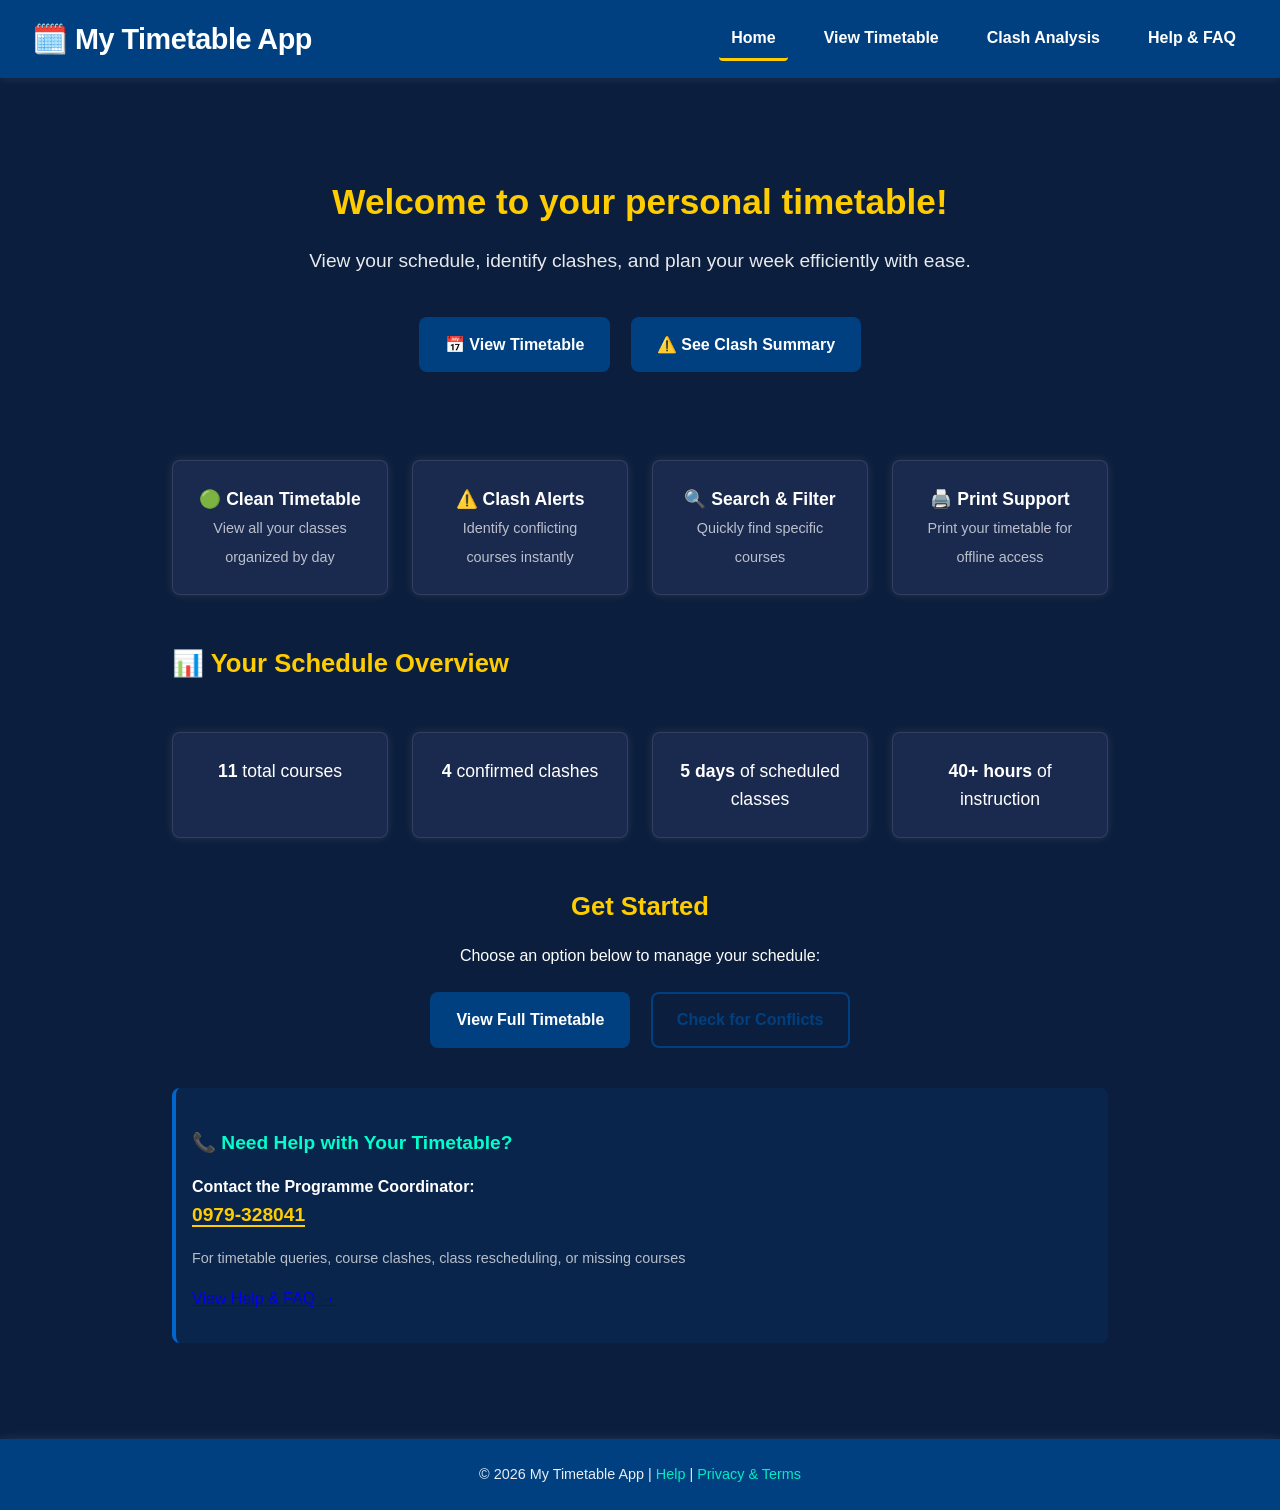
<file: index.html>
<!DOCTYPE html>
<html lang="en">
<head>
  <meta charset="UTF-8">
  <meta name="viewport" content="width=device-width, initial-scale=1.0">
  <meta name="description" content="Personal timetable app for managing class schedules, identifying clashes, and planning your week efficiently.">
  <meta name="theme-color" content="#004080">
  <title>My Timetable App - Schedule Planner</title>
  <link rel="stylesheet" href="styles.css">
</head>
<body>

  <header role="banner">
    <h1>🗓️ My Timetable App</h1>
    <nav role="navigation" aria-label="Main Navigation">
      <a href="index.html" class="active">Home</a>
      <a href="timetable.html">View Timetable</a>
      <a href="clashes.html">Clash Analysis</a>
      <a href="help.html">Help & FAQ</a>
    </nav>
  </header>

  <main role="main">
    <!-- Hero Section -->
    <section class="hero" aria-label="Welcome section">
      <h2>Welcome to your personal timetable!</h2>
      <p>View your schedule, identify clashes, and plan your week efficiently with ease.</p>
      <a class="button" href="timetable.html">📅 View Timetable</a>
      <a class="button" href="clashes.html">⚠️ See Clash Summary</a>
    </section>

    <!-- Features Section -->
    <section class="features" aria-label="Key features">
      <div class="feature-card" aria-label="Feature: Clean organized timetable">
        🟢 <strong>Clean Timetable</strong><br>
        <span class="text-muted">View all your classes organized by day</span>
      </div>
      <div class="feature-card" aria-label="Feature: Schedule conflict detection">
        ⚠️ <strong>Clash Alerts</strong><br>
        <span class="text-muted">Identify conflicting courses instantly</span>
      </div>
      <div class="feature-card" aria-label="Feature: Search and filter">
        🔍 <strong>Search & Filter</strong><br>
        <span class="text-muted">Quickly find specific courses</span>
      </div>
      <div class="feature-card" aria-label="Feature: Print support">
        🖨️ <strong>Print Support</strong><br>
        <span class="text-muted">Print your timetable for offline access</span>
      </div>
    </section>

    <!-- Quick Stats -->
    <section class="mt-3" aria-label="Statistics">
      <h2>📊 Your Schedule Overview</h2>
      <div class="features">
        <div class="feature-card">
          <strong>11</strong> total courses
        </div>
        <div class="feature-card">
          <strong>4</strong> confirmed clashes
        </div>
        <div class="feature-card">
          <strong>5 days</strong> of scheduled classes
        </div>
        <div class="feature-card">
          <strong>40+ hours</strong> of instruction
        </div>
      </div>
    </section>

    <!-- Call to Action -->
    <section class="text-center mt-3" aria-label="Next steps">
      <h2>Get Started</h2>
      <p>Choose an option below to manage your schedule:</p>
      <a class="button" href="timetable.html">View Full Timetable</a>
      <a class="button secondary" href="clashes.html">Check for Conflicts</a>
    </section>

    <!-- Quick Contact -->
    <section class="alert alert-info mt-3" aria-label="Contact information">
      <h3>📞 Need Help with Your Timetable?</h3>
      <p>
        <strong>Contact the Programme Coordinator:</strong><br>
        <span style="font-size: 1.2rem; color: #ffcc00; font-weight: bold;">
          <a href="tel:0979328041" style="color: #ffcc00; text-decoration: none; border-bottom: 2px solid #ffcc00;" title="Call the Programme Coordinator">0979-328041</a>
        </span>
      </p>
      <p class="text-muted">
        For timetable queries, course clashes, class rescheduling, or missing courses
      </p>
      <p style="margin-top: 1rem;">
        <a href="help.html">View Help & FAQ →</a>
      </p>
    </section>
  </main>

  <footer role="contentinfo">
    <p>© 2026 My Timetable App | 
      <a href="help.html">Help</a> | 
      <a href="index.html">Privacy & Terms</a>
    </p>
  </footer>

  <script src="scripts.js" defer></script>
</body>
</html>
</file>
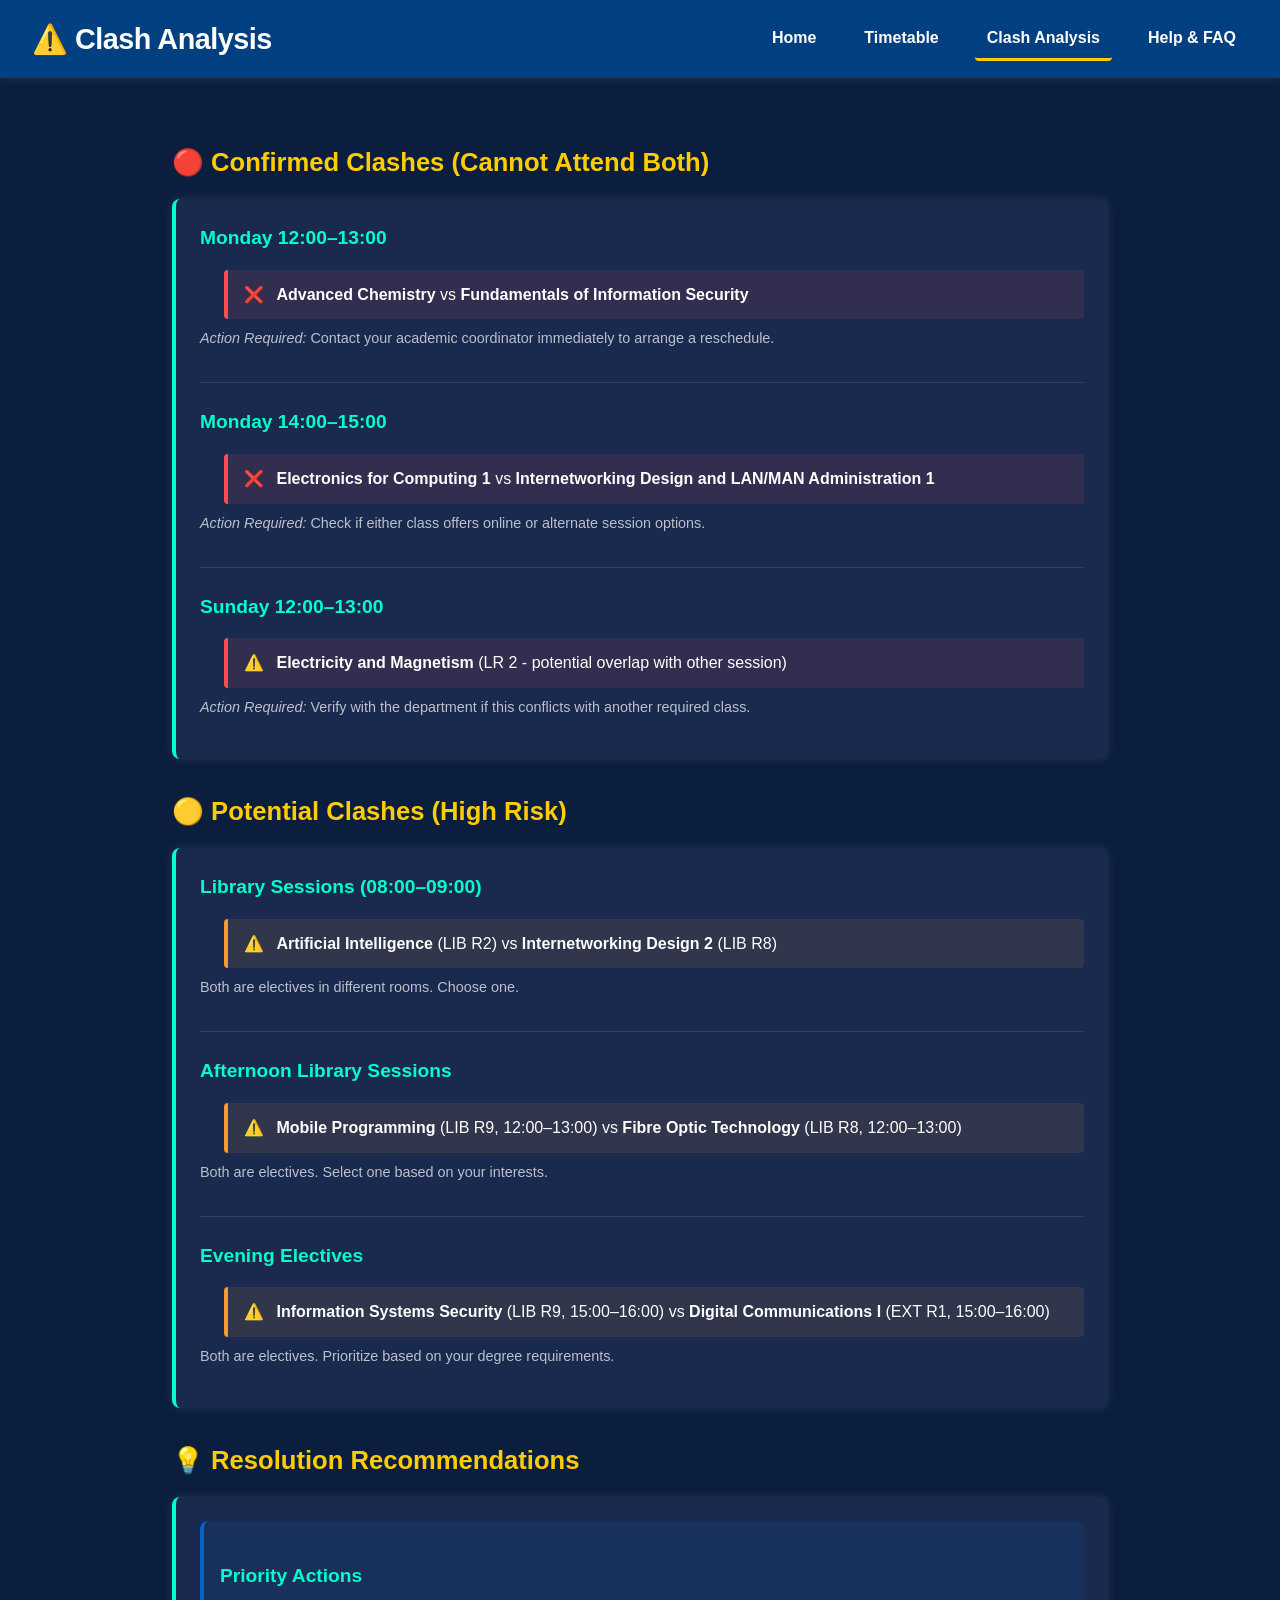
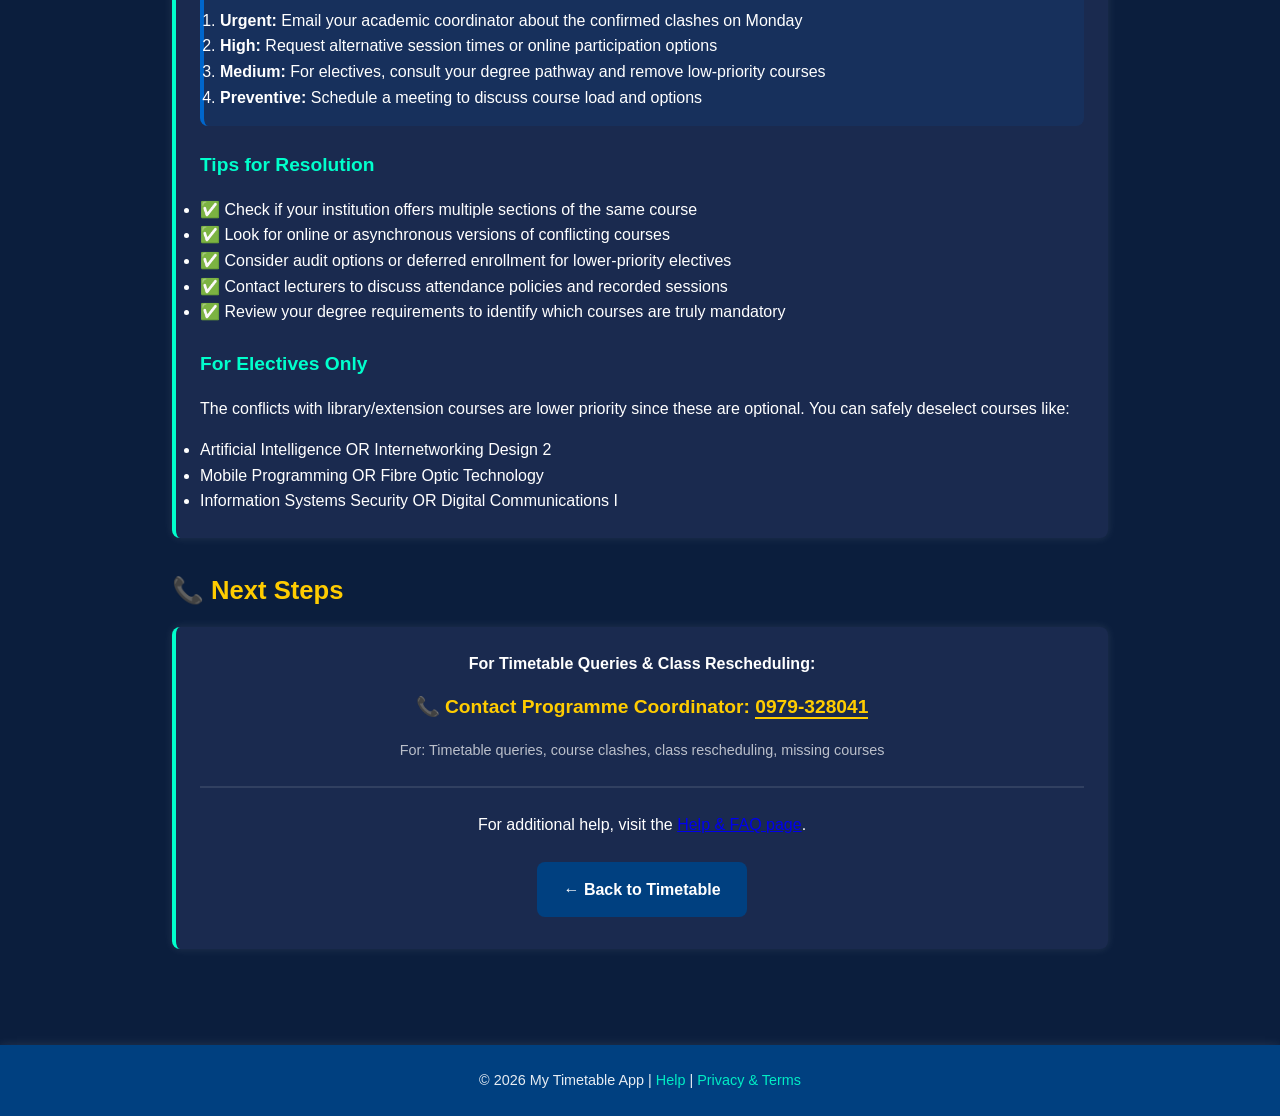
<file: clashes.html>
<!DOCTYPE html>
<html lang="en">
<head>
  <meta charset="UTF-8">
  <meta name="viewport" content="width=device-width, initial-scale=1.0">
  <meta name="description" content="Analyze class schedule conflicts and overlapping courses to find resolution strategies.">
  <title>Clash Analysis - Schedule Conflicts</title>
  <link rel="stylesheet" href="styles.css">
</head>
<body>

  <header role="banner">
    <h1>⚠️ Clash Analysis</h1>
    <nav role="navigation" aria-label="Main Navigation">
      <a href="index.html">Home</a>
      <a href="timetable.html">Timetable</a>
      <a href="clashes.html" class="active">Clash Analysis</a>
      <a href="help.html">Help & FAQ</a>
    </nav>
  </header>

  <main role="main">
    <h2>🔴 Confirmed Clashes (Cannot Attend Both)</h2>
    
    <section class="timetable">
      <div class="day">
        <h3>Monday 12:00–13:00</h3>
        <div class="clash">
          <span class="clash-marker">❌</span> <strong>Advanced Chemistry</strong> vs 
          <strong>Fundamentals of Information Security</strong>
        </div>
        <p class="text-muted"><em>Action Required:</em> Contact your academic coordinator immediately to arrange a reschedule.</p>
      </div>

      <div class="day">
        <h3>Monday 14:00–15:00</h3>
        <div class="clash">
          <span class="clash-marker">❌</span> <strong>Electronics for Computing 1</strong> vs 
          <strong>Internetworking Design and LAN/MAN Administration 1</strong>
        </div>
        <p class="text-muted"><em>Action Required:</em> Check if either class offers online or alternate session options.</p>
      </div>

      <div class="day">
        <h3>Sunday 12:00–13:00</h3>
        <div class="clash">
          <span class="clash-marker">⚠️</span> <strong>Electricity and Magnetism</strong> 
          (LR 2 - potential overlap with other session)
        </div>
        <p class="text-muted"><em>Action Required:</em> Verify with the department if this conflicts with another required class.</p>
      </div>
    </section>

    <h2 style="margin-top: 2rem;">🟡 Potential Clashes (High Risk)</h2>
    
    <section class="timetable">
      <div class="day">
        <h3>Library Sessions (08:00–09:00)</h3>
        <div class="clash potential">
          <span class="clash-marker">⚠️</span> <strong>Artificial Intelligence</strong> (LIB R2) vs 
          <strong>Internetworking Design 2</strong> (LIB R8)
        </div>
        <p class="text-muted">Both are electives in different rooms. Choose one.</p>
      </div>

      <div class="day">
        <h3>Afternoon Library Sessions</h3>
        <div class="clash potential">
          <span class="clash-marker">⚠️</span> <strong>Mobile Programming</strong> (LIB R9, 12:00–13:00) vs 
          <strong>Fibre Optic Technology</strong> (LIB R8, 12:00–13:00)
        </div>
        <p class="text-muted">Both are electives. Select one based on your interests.</p>
      </div>

      <div class="day">
        <h3>Evening Electives</h3>
        <div class="clash potential">
          <span class="clash-marker">⚠️</span> <strong>Information Systems Security</strong> (LIB R9, 15:00–16:00) vs 
          <strong>Digital Communications I</strong> (EXT R1, 15:00–16:00)
        </div>
        <p class="text-muted">Both are electives. Prioritize based on your degree requirements.</p>
      </div>
    </section>

    <h2 style="margin-top: 2rem;">💡 Resolution Recommendations</h2>
    
    <section class="timetable">
      <div class="alert alert-info">
        <h3>Priority Actions</h3>
        <ol>
          <li><strong>Urgent:</strong> Email your academic coordinator about the confirmed clashes on Monday</li>
          <li><strong>High:</strong> Request alternative session times or online participation options</li>
          <li><strong>Medium:</strong> For electives, consult your degree pathway and remove low-priority courses</li>
          <li><strong>Preventive:</strong> Schedule a meeting to discuss course load and options</li>
        </ol>
      </div>

      <h3>Tips for Resolution</h3>
      <ul>
        <li>✅ Check if your institution offers multiple sections of the same course</li>
        <li>✅ Look for online or asynchronous versions of conflicting courses</li>
        <li>✅ Consider audit options or deferred enrollment for lower-priority electives</li>
        <li>✅ Contact lecturers to discuss attendance policies and recorded sessions</li>
        <li>✅ Review your degree requirements to identify which courses are truly mandatory</li>
      </ul>

      <h3>For Electives Only</h3>
      <p>The conflicts with library/extension courses are lower priority since these are optional. 
        You can safely deselect courses like:</p>
      <ul>
        <li>Artificial Intelligence OR Internetworking Design 2</li>
        <li>Mobile Programming OR Fibre Optic Technology</li>
        <li>Information Systems Security OR Digital Communications I</li>
      </ul>
    </section>

    <h2 style="margin-top: 2rem;">📞 Next Steps</h2>
    
    <section class="timetable text-center">
      <p><strong>For Timetable Queries & Class Rescheduling:</strong></p>
      <p style="font-size: 1.2rem; color: #ffcc00; font-weight: bold;">
        📞 Contact Programme Coordinator: 
        <a href="tel:0979328041" style="color: #ffcc00; text-decoration: none; border-bottom: 2px solid #ffcc00;" title="Click to call the Programme Coordinator">0979-328041</a>
      </p>
      <p class="text-muted">For: Timetable queries, course clashes, class rescheduling, missing courses</p>
      <hr style="border: 1px solid rgba(255,255,255,0.1); margin: 1.5rem 0;">
      <p>For additional help, visit the <a href="help.html">Help & FAQ page</a>.</p>
      <a class="button" href="timetable.html">← Back to Timetable</a>
    </section>
  </main>

  <footer role="contentinfo">
    <p>© 2026 My Timetable App | 
      <a href="help.html">Help</a> | 
      <a href="index.html">Privacy & Terms</a>
    </p>
  </footer>

  <script src="scripts.js" defer></script>
  <script src="data.js" defer></script>
</body>
</html>
</file>
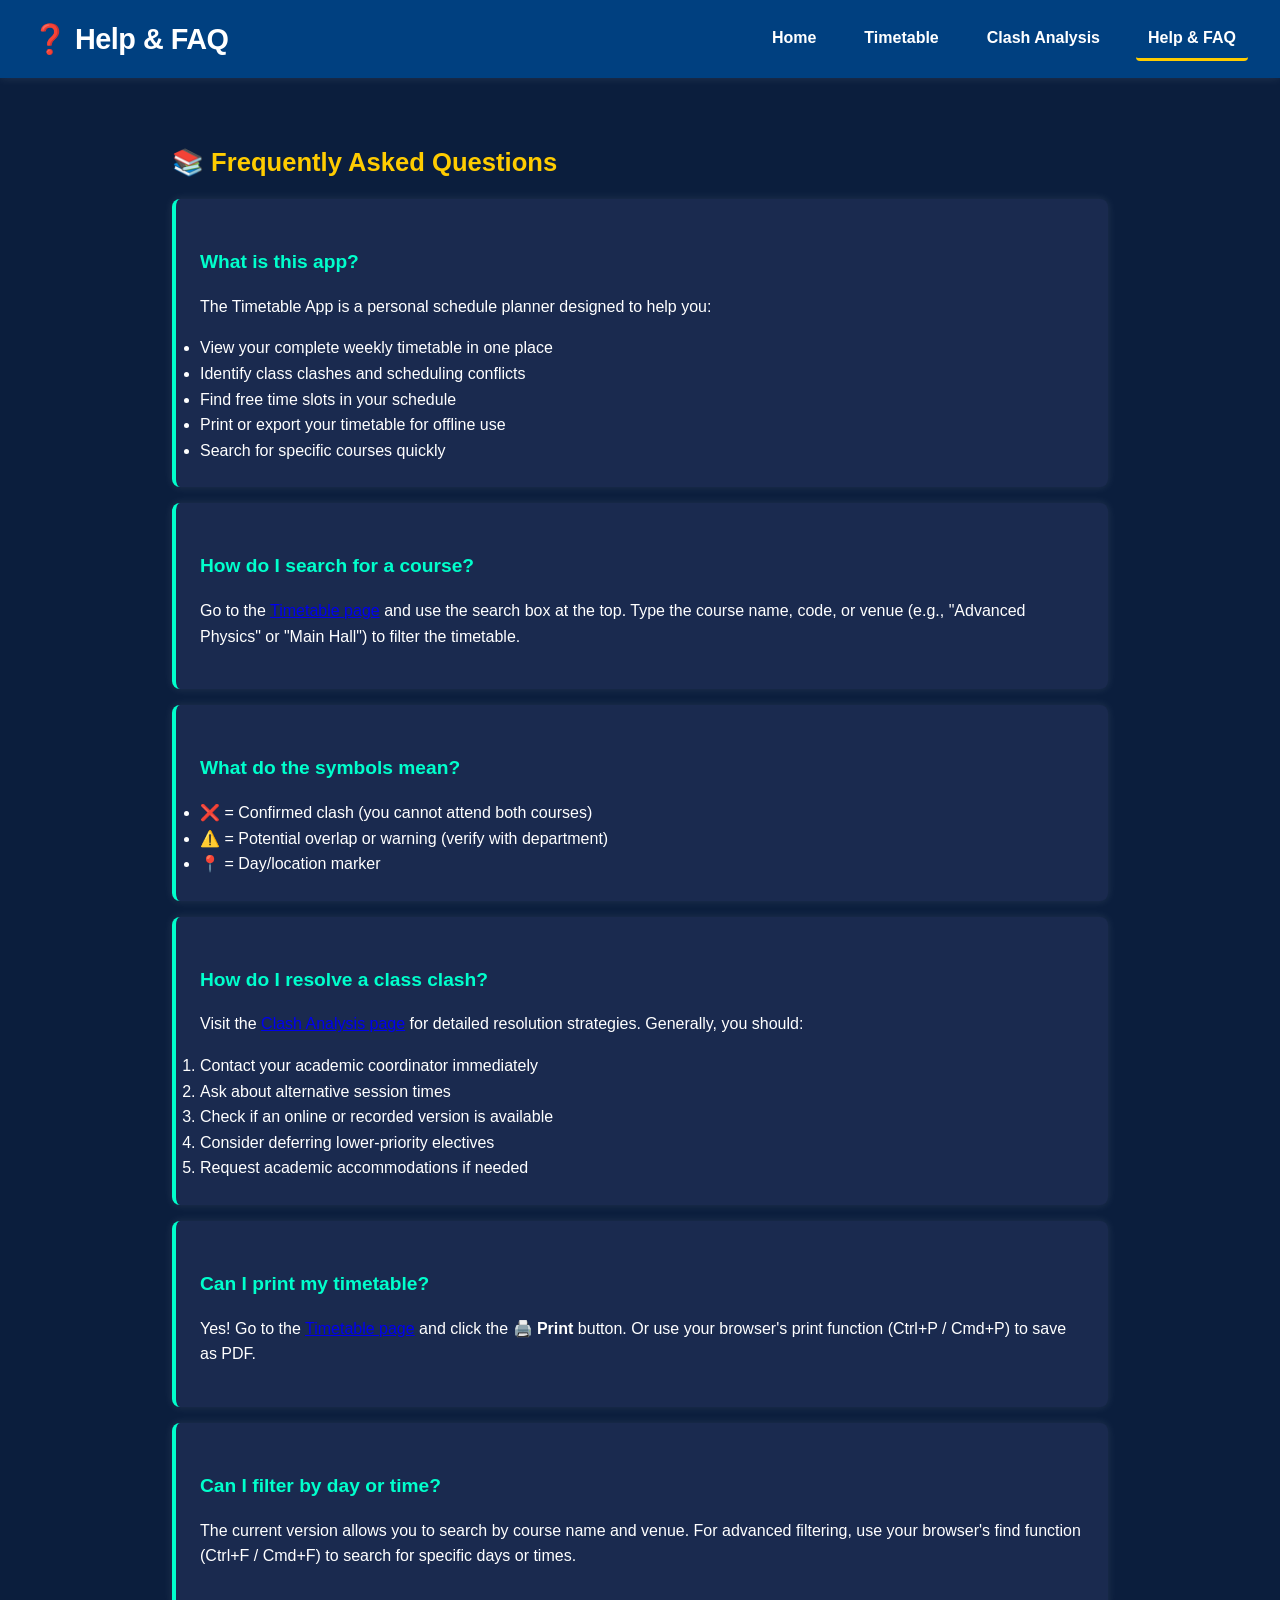
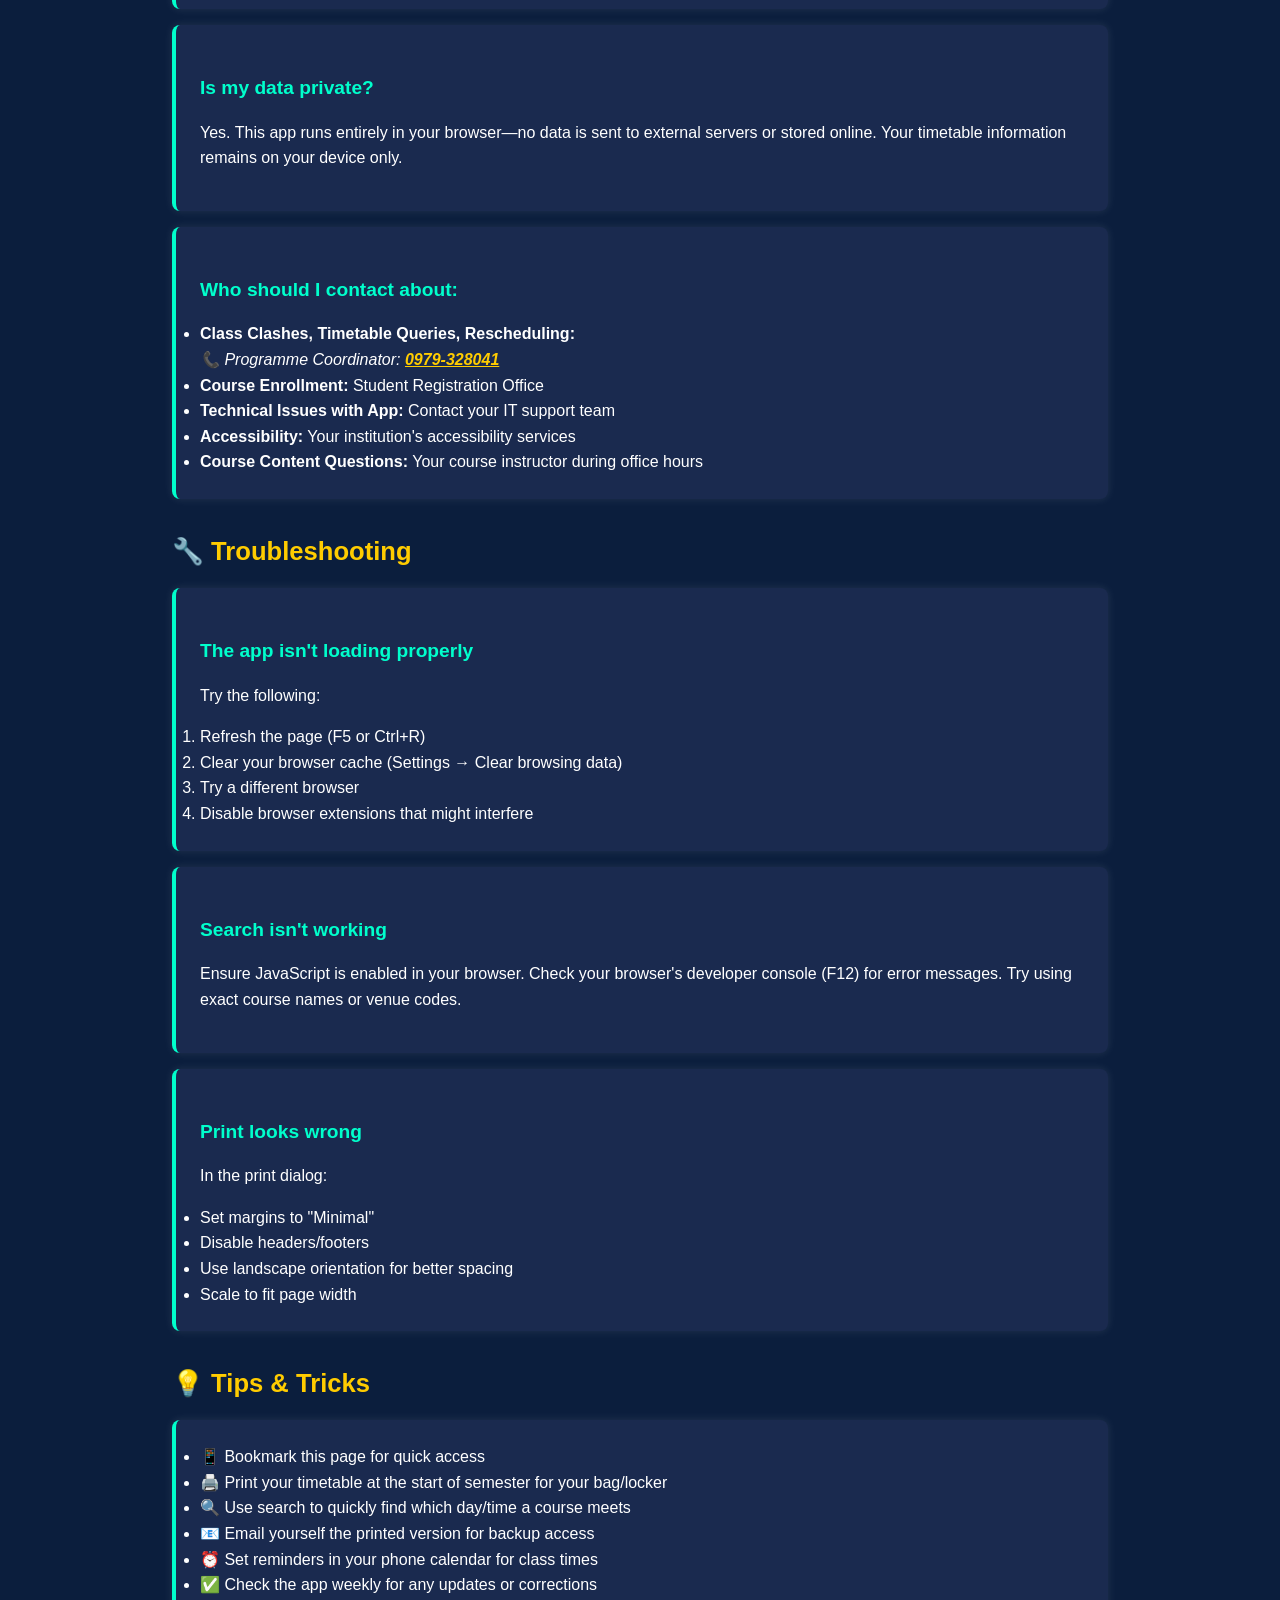
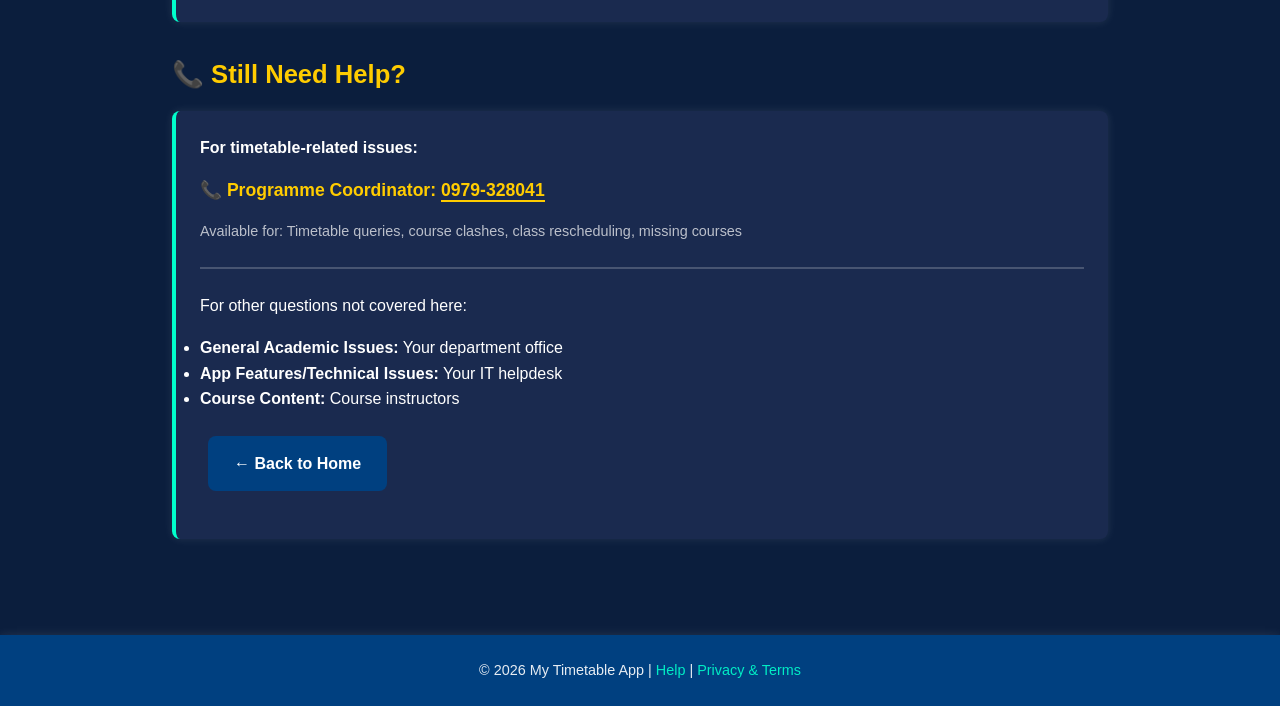
<file: help.html>
<!DOCTYPE html>
<html lang="en">
<head>
  <meta charset="UTF-8">
  <meta name="viewport" content="width=device-width, initial-scale=1.0">
  <meta name="description" content="Help and FAQ for the Timetable App. Get answers to common questions about using the application.">
  <title>Help & FAQ - Timetable App</title>
  <link rel="stylesheet" href="styles.css">
</head>
<body>

  <header role="banner">
    <h1>❓ Help & FAQ</h1>
    <nav role="navigation" aria-label="Main Navigation">
      <a href="index.html">Home</a>
      <a href="timetable.html">Timetable</a>
      <a href="clashes.html">Clash Analysis</a>
      <a href="help.html" class="active">Help & FAQ</a>
    </nav>
  </header>

  <main role="main">
    <h2>📚 Frequently Asked Questions</h2>

    <section class="timetable">
      <h3>What is this app?</h3>
      <p>
        The Timetable App is a personal schedule planner designed to help you:
      </p>
      <ul>
        <li>View your complete weekly timetable in one place</li>
        <li>Identify class clashes and scheduling conflicts</li>
        <li>Find free time slots in your schedule</li>
        <li>Print or export your timetable for offline use</li>
        <li>Search for specific courses quickly</li>
      </ul>
    </section>

    <section class="timetable">
      <h3>How do I search for a course?</h3>
      <p>
        Go to the <a href="timetable.html">Timetable page</a> and use the search box at the top. 
        Type the course name, code, or venue (e.g., "Advanced Physics" or "Main Hall") to filter the timetable.
      </p>
    </section>

    <section class="timetable">
      <h3>What do the symbols mean?</h3>
      <ul>
        <li><strong>❌</strong> = Confirmed clash (you cannot attend both courses)</li>
        <li><strong>⚠️</strong> = Potential overlap or warning (verify with department)</li>
        <li><strong>📍</strong> = Day/location marker</li>
      </ul>
    </section>

    <section class="timetable">
      <h3>How do I resolve a class clash?</h3>
      <p>
        Visit the <a href="clashes.html">Clash Analysis page</a> for detailed resolution strategies.
        Generally, you should:
      </p>
      <ol>
        <li>Contact your academic coordinator immediately</li>
        <li>Ask about alternative session times</li>
        <li>Check if an online or recorded version is available</li>
        <li>Consider deferring lower-priority electives</li>
        <li>Request academic accommodations if needed</li>
      </ol>
    </section>

    <section class="timetable">
      <h3>Can I print my timetable?</h3>
      <p>
        Yes! Go to the <a href="timetable.html">Timetable page</a> and click the <strong>🖨️ Print</strong> button.
        Or use your browser's print function (Ctrl+P / Cmd+P) to save as PDF.
      </p>
    </section>

    <section class="timetable">
      <h3>Can I filter by day or time?</h3>
      <p>
        The current version allows you to search by course name and venue. 
        For advanced filtering, use your browser's find function (Ctrl+F / Cmd+F) to search for specific days or times.
      </p>
    </section>

    <section class="timetable">
      <h3>Is my data private?</h3>
      <p>
        Yes. This app runs entirely in your browser—no data is sent to external servers or stored online. 
        Your timetable information remains on your device only.
      </p>
    </section>

    <section class="timetable">
      <h3>Who should I contact about:</h3>
      <ul>
        <li>
          <strong>Class Clashes, Timetable Queries, Rescheduling:</strong>
          <br>
          <em>📞 Programme Coordinator: 
          <a href="tel:0979328041" style="color: #ffcc00; font-weight: bold;" title="Call the Programme Coordinator">0979-328041</a>
          </em>
        </li>
        <li><strong>Course Enrollment:</strong> Student Registration Office</li>
        <li><strong>Technical Issues with App:</strong> Contact your IT support team</li>
        <li><strong>Accessibility:</strong> Your institution's accessibility services</li>
        <li><strong>Course Content Questions:</strong> Your course instructor during office hours</li>
      </ul>
    </section>

    <h2 style="margin-top: 2rem;">🔧 Troubleshooting</h2>

    <section class="timetable">
      <h3>The app isn't loading properly</h3>
      <p>
        Try the following:
      </p>
      <ol>
        <li>Refresh the page (F5 or Ctrl+R)</li>
        <li>Clear your browser cache (Settings → Clear browsing data)</li>
        <li>Try a different browser</li>
        <li>Disable browser extensions that might interfere</li>
      </ol>
    </section>

    <section class="timetable">
      <h3>Search isn't working</h3>
      <p>
        Ensure JavaScript is enabled in your browser. Check your browser's developer console (F12) for error messages.
        Try using exact course names or venue codes.
      </p>
    </section>

    <section class="timetable">
      <h3>Print looks wrong</h3>
      <p>
        In the print dialog:
      </p>
      <ul>
        <li>Set margins to "Minimal"</li>
        <li>Disable headers/footers</li>
        <li>Use landscape orientation for better spacing</li>
        <li>Scale to fit page width</li>
      </ul>
    </section>

    <h2 style="margin-top: 2rem;">💡 Tips & Tricks</h2>

    <section class="timetable">
      <ul>
        <li>📱 Bookmark this page for quick access</li>
        <li>🖨️ Print your timetable at the start of semester for your bag/locker</li>
        <li>🔍 Use search to quickly find which day/time a course meets</li>
        <li>📧 Email yourself the printed version for backup access</li>
        <li>⏰ Set reminders in your phone calendar for class times</li>
        <li>✅ Check the app weekly for any updates or corrections</li>
      </ul>
    </section>

    <h2 style="margin-top: 2rem;">📞 Still Need Help?</h2>

    <section class="timetable alert alert-info">
      <p>
        <strong>For timetable-related issues:</strong>
      </p>
      <p style="font-size: 1.1rem; color: #ffcc00; font-weight: bold; margin: 1rem 0;">
        📞 Programme Coordinator: 
        <a href="tel:0979328041" style="color: #ffcc00; text-decoration: none; border-bottom: 2px solid #ffcc00;" title="Call the Programme Coordinator">0979-328041</a>
      </p>
      <p class="text-muted" style="margin-bottom: 1.5rem;">
        Available for: Timetable queries, course clashes, class rescheduling, missing courses
      </p>
      <hr style="border: 1px solid rgba(255,255,255,0.2); margin: 1.5rem 0;">
      <p style="margin-top: 1rem;">
        For other questions not covered here:
      </p>
      <ul>
        <li><strong>General Academic Issues:</strong> Your department office</li>
        <li><strong>App Features/Technical Issues:</strong> Your IT helpdesk</li>
        <li><strong>Course Content:</strong> Course instructors</li>
      </ul>
      <p style="margin-top: 1rem;">
        <a class="button" href="index.html">← Back to Home</a>
      </p>
    </section>
  </main>

  <footer role="contentinfo">
    <p>© 2026 My Timetable App | 
      <a href="help.html">Help</a> | 
      <a href="index.html">Privacy & Terms</a>
    </p>
  </footer>

  <script src="scripts.js" defer></script>
</body>
</html>
</file>
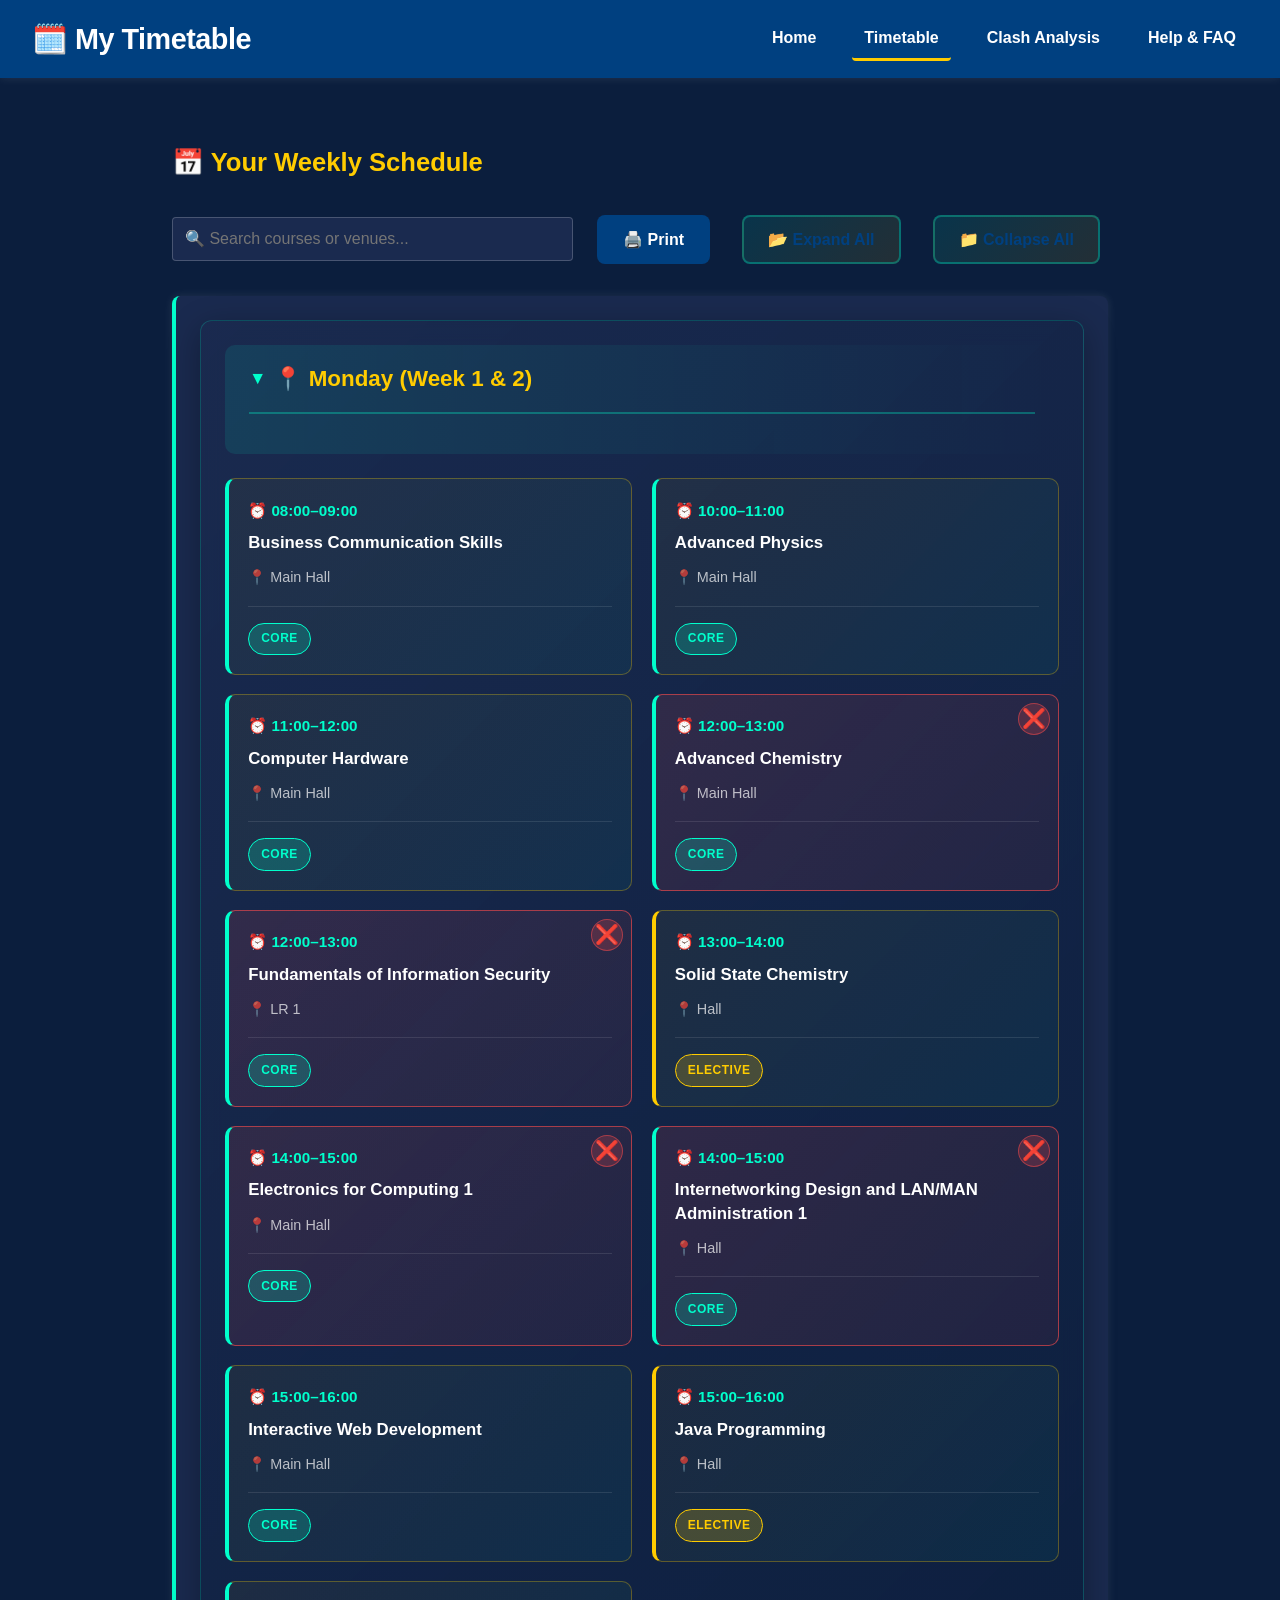
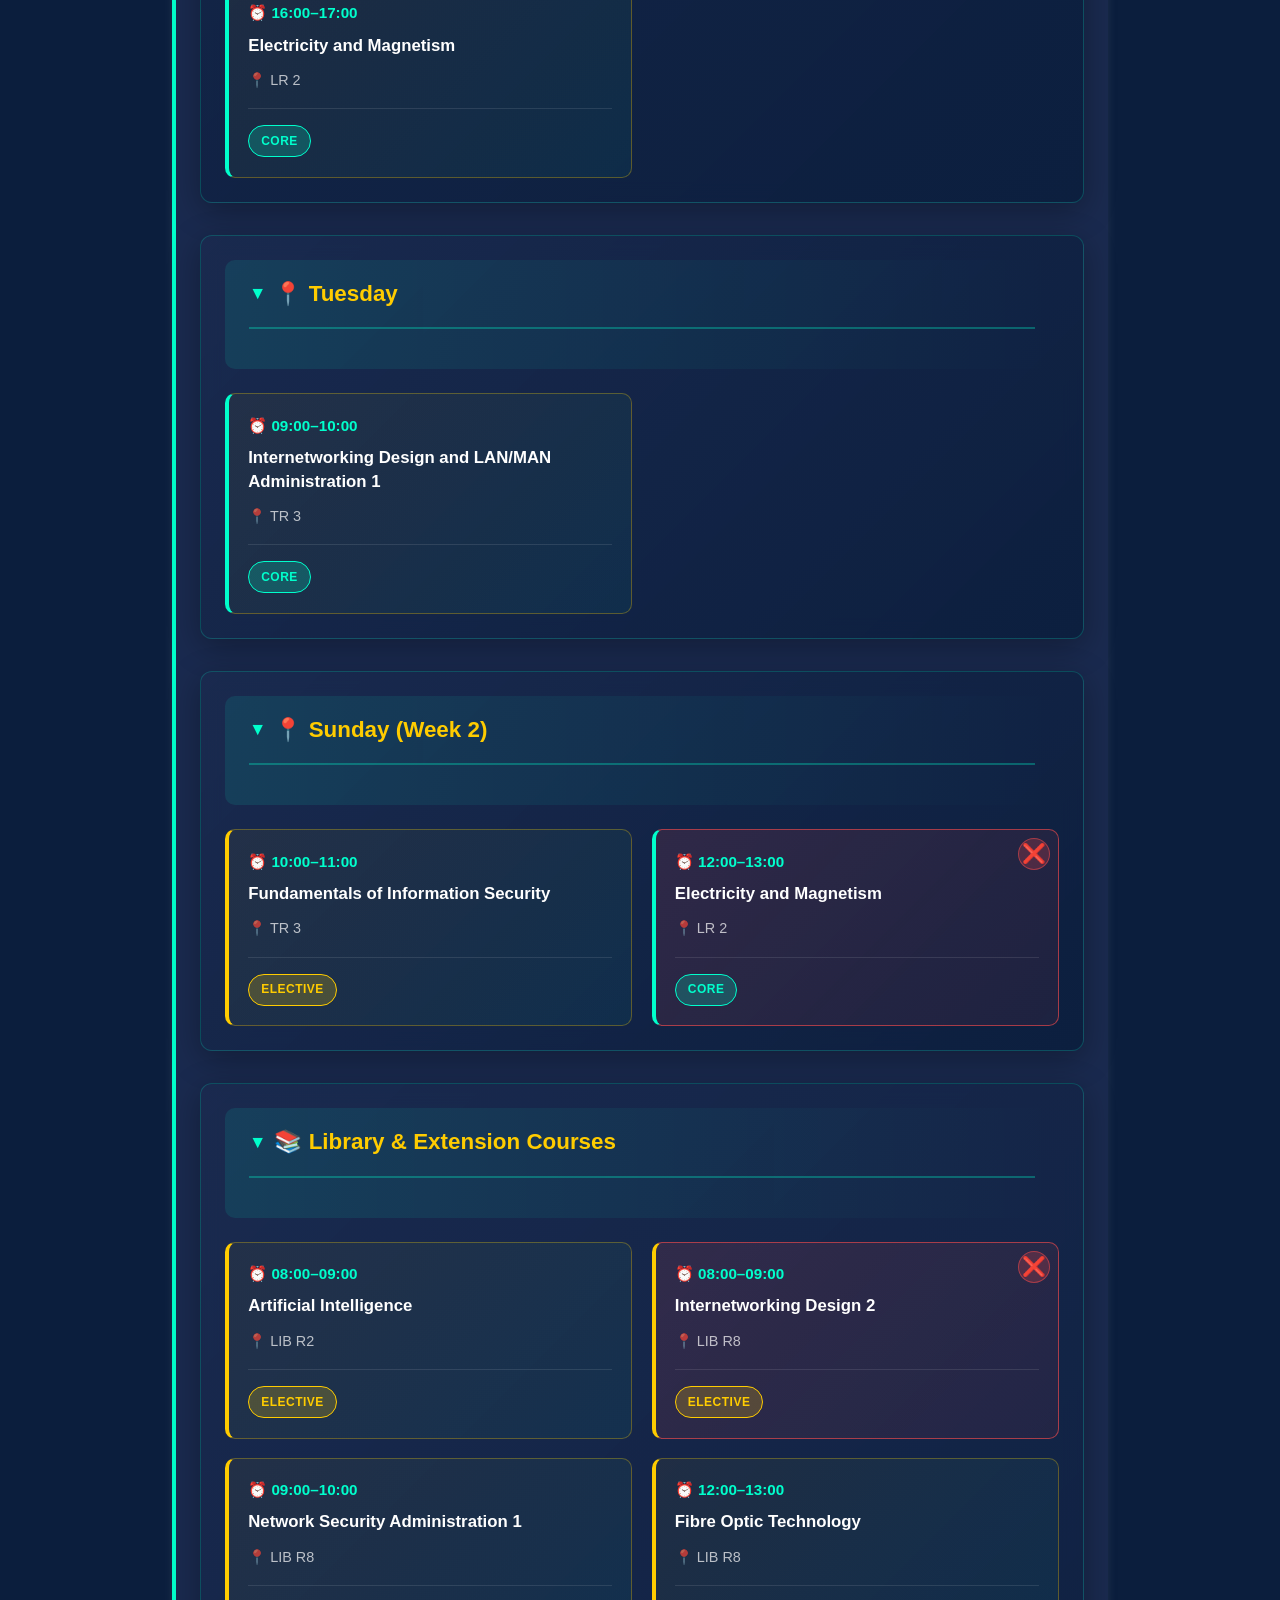
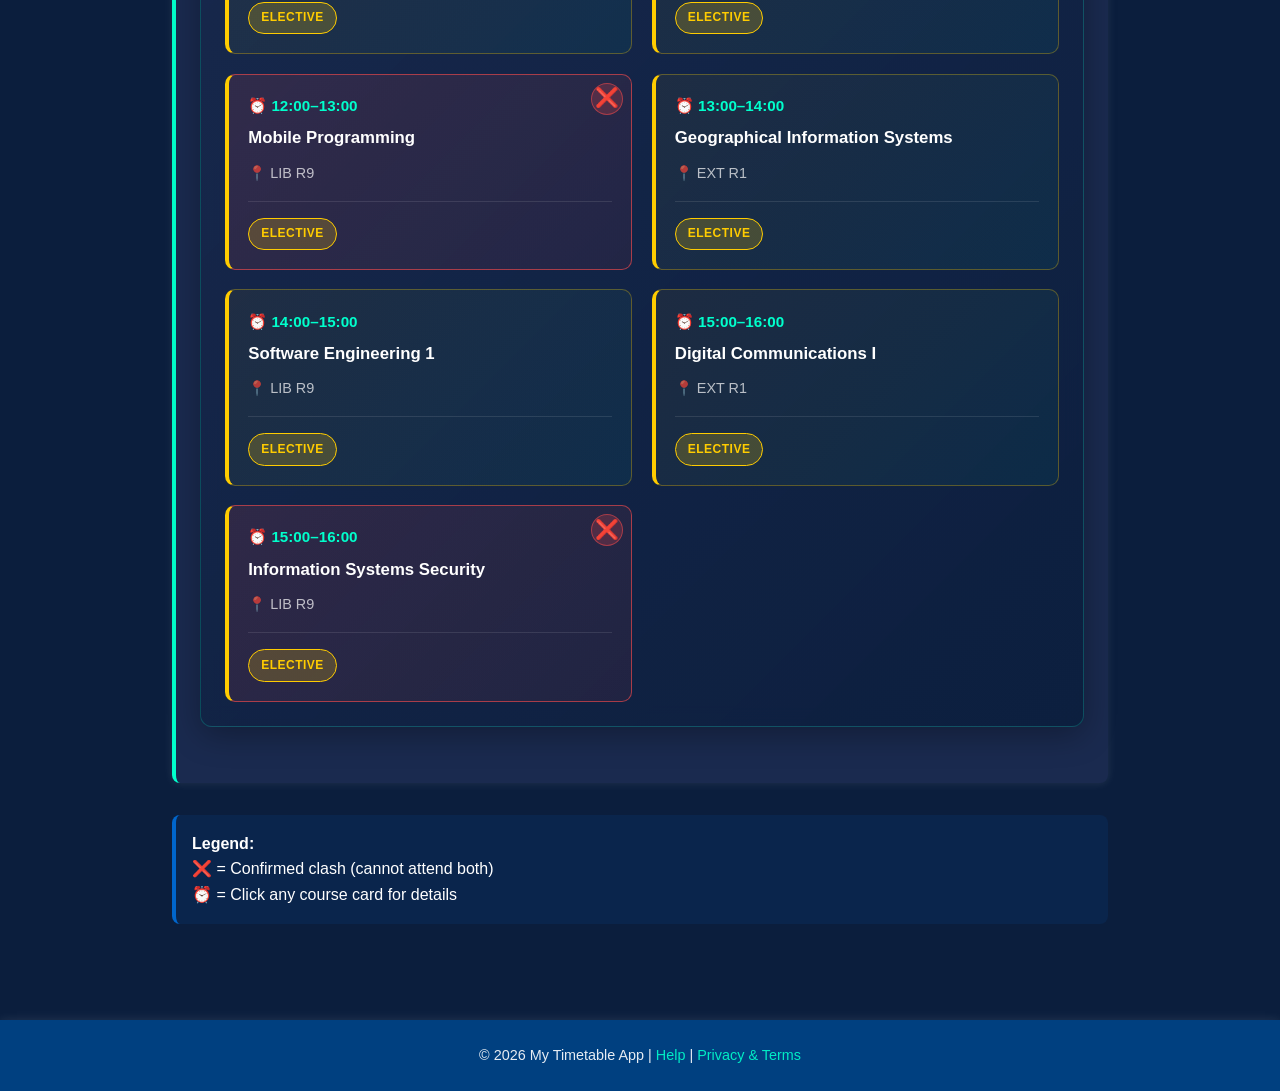
<file: timetable.html>
<!DOCTYPE html>
<html lang="en">
<head>
  <meta charset="UTF-8">
  <meta name="viewport" content="width=device-width, initial-scale=1.0">
  <meta name="description" content="View your complete weekly timetable with all courses, times, and venues.">
  <title>My Timetable - Course Schedule</title>
  <link rel="stylesheet" href="styles.css">
</head>
<body>

  <header role="banner">
    <h1>🗓️ My Timetable</h1>
    <nav role="navigation" aria-label="Main Navigation">
      <a href="index.html">Home</a>
      <a href="timetable.html" class="active">Timetable</a>
      <a href="clashes.html">Clash Analysis</a>
      <a href="help.html">Help & FAQ</a>
    </nav>
  </header>

  <main role="main">
    <h2>📅 Your Weekly Schedule</h2>
    
    <!-- Search & Tools -->
    <section class="search-container" aria-label="Search and filter options">
      <input type="search" id="searchInput" placeholder="🔍 Search courses or venues..." aria-label="Search timetable">
      <button id="printBtn" class="button" title="Print this timetable">🖨️ Print</button>
      <button id="expandAllBtn" class="button secondary" title="Expand all days">📂 Expand All</button>
      <button id="collapseAllBtn" class="button secondary" title="Collapse all days">📁 Collapse All</button>
    </section>

    <!-- Alert for clashes -->
    <div id="clashAlert" class="alert alert-warning" style="display: none;">
      <strong>⚠️ Schedule Conflicts Detected!</strong> You have overlapping classes. 
      <a href="clashes.html">View conflict details</a>
    </div>

    <!-- Preloader -->
    <div id="preloader" class="preloader">
      <div class="spinner"></div>
      <p>Loading your timetable...</p>
    </div>

    <!-- Timetable Content -->
    <section id="timetableContainer" class="timetable" role="region" aria-label="Timetable content">
      <!-- Dynamic content will be inserted here -->
    </section>

    <!-- Legend -->
    <section class="mt-3 alert alert-info" aria-label="Legend">
      <strong>Legend:</strong>
      <br>
      ❌ = Confirmed clash (cannot attend both)
      <br>
      ⏰ = Click any course card for details
    </section>
  </main>

  <!-- Course Details Modal -->
  <div id="courseModal" class="modal">
    <div class="modal-content">
      <span class="modal-close">&times;</span>
      <div id="courseDetails"></div>
    </div>
  </div>

  <footer role="contentinfo">
    <p>© 2026 My Timetable App | 
      <a href="help.html">Help</a> | 
      <a href="index.html">Privacy & Terms</a>
    </p>
  </footer>

  <script src="scripts.js" defer></script>
  <script src="data.js" defer></script>
</body>
</html>
</file>
<file: styles.css>
/* ================================================================
   SHARED TIMETABLE APP STYLESHEET
   ================================================================ */

/* =====================
   CSS VARIABLES & RESET
   ===================== */
:root {
  --primary-dark: #0b1e3d;
  --header-bg: #004080;
  --accent-yellow: #ffcc00;
  --accent-cyan: #00ffcc;
  --card-bg: #1a2a4f;
  --text-light: #ffffff;
  --border-radius: 8px;
  --shadow: 0 0 10px rgba(255, 255, 255, 0.1);
  --transition: all 0.3s ease;
}

* {
  margin: 0;
  padding: 0;
  box-sizing: border-box;
}

/* =====================
   GLOBAL STYLES
   ===================== */
html {
  scroll-behavior: smooth;
}

body {
  font-family: -apple-system, BlinkMacSystemFont, 'Segoe UI', 'Roboto', 'Oxygen',
    'Ubuntu', 'Cantarell', 'Fira Sans', 'Droid Sans', 'Helvetica Neue',
    sans-serif;
  margin: 0;
  padding: 0;
  background: var(--primary-dark);
  color: var(--text-light);
  line-height: 1.6;
}

/* =====================
   HEADER & NAVIGATION
   ===================== */
header {
  background: var(--header-bg);
  padding: 1rem 2rem;
  display: flex;
  justify-content: space-between;
  align-items: center;
  box-shadow: var(--shadow);
  position: sticky;
  top: 0;
  z-index: 100;
}

header h1 {
  margin: 0;
  font-size: 1.8rem;
  font-weight: 700;
  letter-spacing: -0.5px;
}

nav {
  display: flex;
  gap: 0.5rem;
  flex-wrap: wrap;
}

nav a {
  color: var(--text-light);
  margin-left: 1rem;
  text-decoration: none;
  font-weight: 600;
  padding: 0.5rem 0.75rem;
  border-radius: 4px;
  transition: var(--transition);
}

nav a:hover,
nav a:focus {
  background: rgba(255, 255, 255, 0.15);
  outline: 2px solid var(--accent-cyan);
  outline-offset: 2px;
}

nav a.active {
  border-bottom: 3px solid var(--accent-yellow);
}

/* =====================
   MAIN CONTENT
   ===================== */
main {
  padding: 2rem;
  max-width: 1000px;
  margin: 0 auto;
}

h2 {
  color: var(--accent-yellow);
  margin: 2rem 0 1rem 0;
  font-size: 1.6rem;
  font-weight: 700;
}

h3 {
  margin: 1.5rem 0 1rem 0;
  font-size: 1.2rem;
  font-weight: 600;
  color: var(--accent-cyan);
}

p {
  margin-bottom: 1rem;
  font-size: 1rem;
}

/* =====================
   BUTTONS & LINKS
   ===================== */
.button,
a.button {
  padding: 0.8rem 1.5rem;
  margin: 0.5rem;
  background: var(--header-bg);
  color: var(--text-light);
  text-decoration: none;
  border-radius: var(--border-radius);
  display: inline-block;
  border: 2px solid transparent;
  font-weight: 600;
  cursor: pointer;
  transition: var(--transition);
  font-size: 1rem;
}

.button:hover,
a.button:hover {
  background: #0066cc;
  transform: translateY(-2px);
  box-shadow: 0 4px 12px rgba(0, 102, 204, 0.3);
}

.button:focus,
a.button:focus {
  outline: 2px solid var(--accent-yellow);
  outline-offset: 2px;
}

.button.secondary {
  background: transparent;
  border: 2px solid var(--header-bg);
  color: var(--header-bg);
}

.button.secondary:hover {
  background: rgba(0, 64, 128, 0.1);
}

/* =====================
   HERO SECTION (HOME)
   ===================== */
.hero {
  text-align: center;
  padding: 2rem 0;
}

.hero h2 {
  font-size: 2.2rem;
  margin-bottom: 1rem;
}

.hero p {
  font-size: 1.2rem;
  margin-bottom: 2rem;
  opacity: 0.9;
}

/* =====================
   FEATURE CARDS
   ===================== */
.features {
  display: grid;
  grid-template-columns: repeat(auto-fit, minmax(200px, 1fr));
  gap: 1.5rem;
  margin: 3rem 0;
}

.feature-card {
  background: var(--card-bg);
  padding: 1.5rem;
  border-radius: var(--border-radius);
  box-shadow: var(--shadow);
  text-align: center;
  font-size: 1.1rem;
  font-weight: 500;
  transition: var(--transition);
  border: 1px solid rgba(255, 255, 255, 0.1);
}

.feature-card:hover {
  transform: translateY(-4px);
  box-shadow: 0 8px 20px rgba(0, 102, 204, 0.3);
  border-color: var(--accent-cyan);
}

/* =====================
   TIMETABLE SECTION
   ===================== */
section.timetable {
  background: var(--card-bg);
  padding: 1.5rem;
  margin: 1rem 0;
  border-radius: var(--border-radius);
  box-shadow: var(--shadow);
  border-left: 4px solid var(--accent-cyan);
}

.day {
  margin-bottom: 1.5rem;
  padding-bottom: 1rem;
  border-bottom: 1px solid rgba(255, 255, 255, 0.1);
}

.day:last-child {
  border-bottom: none;
  margin-bottom: 0;
  padding-bottom: 0;
}

.day h3 {
  margin-top: 0;
  display: flex;
  align-items: center;
  gap: 0.5rem;
}

.lesson {
  margin-left: 1.5rem;
  margin-bottom: 0.5rem;
  padding: 0.5rem;
  background: rgba(255, 255, 255, 0.05);
  border-radius: 4px;
  border-left: 3px solid var(--accent-yellow);
  padding-left: 1rem;
  transition: var(--transition);
}

.lesson:hover {
  background: rgba(255, 255, 255, 0.1);
  transform: translateX(5px);
}

.lesson-time {
  font-weight: 600;
  color: var(--accent-cyan);
}

.lesson-venue {
  opacity: 0.7;
  font-size: 0.9rem;
}

/* =====================
   CLASH SECTION
   ===================== */
.clash {
  margin: 0.5rem 0;
  padding: 0.75rem;
  border-left: 4px solid #ff4d4d;
  background: rgba(255, 77, 77, 0.1);
  border-radius: 4px;
  padding-left: 1rem;
  margin-left: 1.5rem;
}

.clash.potential {
  border-left-color: #ff9933;
  background: rgba(255, 153, 51, 0.1);
}

.clash-marker {
  font-weight: 700;
  margin-right: 0.5rem;
}

/* =====================
   SEARCH & FILTER
   ===================== */
.search-container {
  margin: 1.5rem 0;
  display: flex;
  gap: 1rem;
  flex-wrap: wrap;
  align-items: center;
}

.search-container input[type="search"] {
  flex: 1;
  min-width: 200px;
}

.search-container .button {
  white-space: nowrap;
}

.search-container .button.secondary {
  background: linear-gradient(135deg, rgba(0, 255, 204, 0.1), rgba(255, 204, 0, 0.1));
  border-color: rgba(0, 255, 204, 0.3);
}

.search-container .button.secondary:hover {
  background: linear-gradient(135deg, rgba(0, 255, 204, 0.2), rgba(255, 204, 0, 0.2));
  border-color: var(--accent-cyan);
  color: var(--accent-cyan);
}

input[type="search"],
input[type="text"] {
  padding: 0.75rem;
  background: var(--card-bg);
  border: 1px solid rgba(255, 255, 255, 0.2);
  color: var(--text-light);
  border-radius: 4px;
  font-size: 1rem;
  transition: border-color 0.3s;
}

input[type="search"]:focus,
input[type="text"]:focus {
  outline: none;
  border-color: var(--accent-cyan);
  background: rgba(0, 255, 204, 0.05);
  box-shadow: 0 0 10px rgba(0, 255, 204, 0.2);
}

/* =====================
   FOOTER
   ===================== */
footer {
  text-align: center;
  padding: 1.5rem 2rem;
  background: var(--header-bg);
  margin-top: 3rem;
  box-shadow: var(--shadow);
}

footer p {
  margin: 0;
  font-size: 0.9rem;
  opacity: 0.9;
}

footer a {
  color: var(--accent-cyan);
  text-decoration: none;
  transition: var(--transition);
}

footer a:hover {
  text-decoration: underline;
}

/* =====================
   UTILITY CLASSES
   ===================== */
.container {
  max-width: 1000px;
  margin: 0 auto;
  padding: 0 1rem;
}

.text-center {
  text-align: center;
}

.text-muted {
  opacity: 0.7;
  font-size: 0.9rem;
}

.mt-3 {
  margin-top: 2rem;
}

.mb-3 {
  margin-bottom: 2rem;
}

.alert {
  padding: 1rem;
  border-radius: var(--border-radius);
  margin-bottom: 1rem;
}

.alert-info {
  background: rgba(0, 102, 204, 0.1);
  border-left: 4px solid #0066cc;
}

.alert-warning {
  background: rgba(255, 153, 51, 0.1);
  border-left: 4px solid #ff9933;
}

.alert-success {
  background: rgba(0, 204, 102, 0.1);
  border-left: 4px solid #00cc66;
}

/* =====================
   MODAL STYLES
   ===================== */
.modal {
  display: none;
  position: fixed;
  top: 0;
  left: 0;
  width: 100%;
  height: 100%;
  background: rgba(0, 0, 0, 0.7);
  z-index: 1000;
  justify-content: center;
  align-items: center;
  animation: fadeIn 0.3s ease;
}

@keyframes fadeIn {
  from {
    opacity: 0;
  }
  to {
    opacity: 1;
  }
}

.modal-content {
  background: linear-gradient(135deg, var(--card-bg) 0%, rgba(26, 42, 79, 0.95) 100%);
  border: 1px solid rgba(0, 255, 204, 0.3);
  border-radius: 16px;
  padding: 2rem;
  max-width: 500px;
  width: 90%;
  box-shadow: 0 20px 60px rgba(0, 0, 0, 0.5);
  animation: slideUp 0.3s cubic-bezier(0.34, 1.56, 0.64, 1);
  position: relative;
}

@keyframes slideUp {
  from {
    transform: translateY(50px);
    opacity: 0;
  }
  to {
    transform: translateY(0);
    opacity: 1;
  }
}

.modal-close {
  position: absolute;
  top: 1rem;
  right: 1.5rem;
  font-size: 2rem;
  font-weight: bold;
  color: var(--text-light);
  cursor: pointer;
  transition: all 0.2s;
  width: 40px;
  height: 40px;
  display: flex;
  align-items: center;
  justify-content: center;
  border-radius: 50%;
}

.modal-close:hover {
  background: rgba(255, 77, 77, 0.2);
  color: #ff4d4d;
  transform: rotate(90deg);
}

.course-detail-header {
  margin-bottom: 2rem;
  padding-bottom: 1rem;
  border-bottom: 2px solid rgba(0, 255, 204, 0.3);
}

.course-detail-header h2 {
  margin: 0 0 0.5rem 0;
  color: var(--accent-yellow);
  font-size: 1.5rem;
}

.modal-clash-warning {
  background: rgba(255, 77, 77, 0.15);
  border: 1px solid rgba(255, 77, 77, 0.5);
  padding: 0.75rem;
  border-radius: 8px;
  color: #ff9999;
  margin-top: 0.75rem;
  font-weight: 500;
}

.course-detail-info {
  margin-bottom: 2rem;
  display: flex;
  flex-direction: column;
  gap: 1rem;
}

.detail-item {
  display: flex;
  gap: 1rem;
  align-items: center;
  padding: 0.75rem;
  background: rgba(0, 255, 204, 0.05);
  border-radius: 8px;
  border-left: 3px solid var(--accent-cyan);
}

.detail-label {
  font-weight: 600;
  color: var(--accent-cyan);
  min-width: 100px;
}

.detail-value {
  color: var(--text-light);
  flex: 1;
}

.course-detail-actions {
  display: flex;
  gap: 1rem;
  flex-wrap: wrap;
}

.course-detail-actions .button {
  flex: 1;
  min-width: 120px;
}

/* =====================
   DAY HEADER & TOGGLE
   ===================== */
.day-header {
  padding: 1rem 1.5rem;
  background: linear-gradient(90deg, rgba(0, 255, 204, 0.1) 0%, transparent 100%);
  border-radius: 10px;
  margin-bottom: 1.5rem;
  user-select: none;
  transition: all 0.3s ease;
}

.day-header:hover {
  background: linear-gradient(90deg, rgba(0, 255, 204, 0.15) 0%, transparent 100%);
  transform: translateX(4px);
}

.day-header:focus {
  outline: 2px solid var(--accent-yellow);
  outline-offset: 2px;
}

.day-title {
  margin: 0;
  display: flex;
  align-items: center;
  gap: 0.75rem;
  font-size: 1.35rem;
}

.toggle-icon {
  display: inline-block;
  transition: transform 0.3s ease;
  font-size: 1.1rem;
  color: var(--accent-cyan);
}

.day-card.collapsed .toggle-icon {
  transform: rotate(-90deg);
}

.courses-container {
  max-height: none;
  overflow: visible;
  transition: all 0.4s cubic-bezier(0.4, 0, 0.2, 1);
}

.day-card.collapsed .courses-container {
  max-height: 0;
  overflow: hidden;
}

/* =====================
   CARD IMPROVEMENTS
   ===================== */
.preloader {
  display: flex;
  flex-direction: column;
  justify-content: center;
  align-items: center;
  min-height: 400px;
  gap: 2rem;
  opacity: 1;
  transition: opacity 0.3s ease;
}

.spinner {
  width: 60px;
  height: 60px;
  border: 4px solid rgba(255, 255, 255, 0.2);
  border-top: 4px solid var(--accent-cyan);
  border-right: 4px solid var(--accent-yellow);
  border-radius: 50%;
  animation: spin 1s linear infinite;
}

@keyframes spin {
  0% {
    transform: rotate(0deg);
  }
  100% {
    transform: rotate(360deg);
  }
}

@keyframes pulse {
  0%,
  100% {
    box-shadow: 0 0 0 0 rgba(255, 77, 77, 0.7);
  }
  50% {
    box-shadow: 0 0 0 8px rgba(255, 77, 77, 0);
  }
}

.preloader p {
  color: var(--accent-cyan);
  font-size: 1.1rem;
  font-weight: 500;
  margin: 0;
}

/* =====================
   ADVANCED CARD DESIGN
   ===================== */
.day-card {
  background: linear-gradient(135deg, rgba(26, 42, 79, 0.8) 0%, rgba(11, 30, 61, 0.9) 100%);
  border: 1px solid rgba(0, 255, 204, 0.2);
  border-radius: 12px;
  padding: 1.5rem;
  margin-bottom: 2rem;
  box-shadow: 0 8px 32px rgba(0, 0, 0, 0.3);
  backdrop-filter: blur(10px);
  transition: all 0.3s ease;
  animation: slideIn 0.5s ease forwards;
  opacity: 0;
}

.day-card:nth-child(1) {
  animation-delay: 0.1s;
}

.day-card:nth-child(2) {
  animation-delay: 0.2s;
}

.day-card:nth-child(3) {
  animation-delay: 0.3s;
}

.day-card:nth-child(4) {
  animation-delay: 0.4s;
}

.day-card:nth-child(5) {
  animation-delay: 0.5s;
}

.day-card:nth-child(n+6) {
  animation-delay: 0.6s;
}

@keyframes slideIn {
  from {
    opacity: 0;
    transform: translateY(20px);
  }
  to {
    opacity: 1;
    transform: translateY(0);
  }
}

.day-card:hover {
  border-color: rgba(0, 255, 204, 0.5);
  box-shadow: 0 12px 40px rgba(0, 255, 204, 0.2);
  transform: translateY(-2px);
}

.day-title {
  margin-top: 0;
  margin-bottom: 1.5rem;
  font-size: 1.4rem;
  font-weight: 700;
  color: var(--accent-yellow);
  display: flex;
  align-items: center;
  gap: 0.5rem;
  padding-bottom: 1rem;
  border-bottom: 2px solid rgba(0, 255, 204, 0.3);
}

.courses-container {
  display: grid;
  grid-template-columns: repeat(auto-fill, minmax(280px, 1fr));
  gap: 1.2rem;
}

.course-card {
  background: linear-gradient(135deg, rgba(255, 204, 0, 0.05) 0%, rgba(0, 255, 204, 0.05) 100%);
  border: 1px solid rgba(255, 204, 0, 0.3);
  border-radius: 10px;
  padding: 1.2rem;
  transition: all 0.3s cubic-bezier(0.34, 1.56, 0.64, 1);
  position: relative;
  overflow: hidden;
}

.course-card::before {
  content: "";
  position: absolute;
  top: 0;
  left: -100%;
  width: 100%;
  height: 100%;
  background: linear-gradient(90deg, transparent, rgba(255, 255, 255, 0.1), transparent);
  transition: left 0.5s;
}

.course-card:hover {
  transform: translateY(-8px) scale(1.02);
  background: linear-gradient(135deg, rgba(255, 204, 0, 0.12) 0%, rgba(0, 255, 204, 0.12) 100%);
  border-color: var(--accent-cyan);
  box-shadow: 0 12px 30px rgba(0, 255, 204, 0.25);
}

.course-card:focus {
  outline: 2px solid var(--accent-yellow);
  outline-offset: 2px;
}

.course-card:hover::before {
  left: 100%;
}

.course-card:active {
  transform: translateY(-8px) scale(0.99);
}

.course-card.has-clash {
  background: linear-gradient(135deg, rgba(255, 77, 77, 0.12) 0%, rgba(255, 77, 77, 0.07) 100%);
  border-color: rgba(255, 77, 77, 0.6);
}

.course-card.has-clash:hover {
  border-color: #ff6666;
  box-shadow: 0 12px 30px rgba(255, 77, 77, 0.35);
  background: linear-gradient(135deg, rgba(255, 77, 77, 0.18) 0%, rgba(255, 77, 77, 0.1) 100%);
}

.course-card.course-core {
  border-left: 4px solid var(--accent-cyan);
}

.course-card.course-elective {
  border-left: 4px solid var(--accent-yellow);
}

.clash-badge {
  position: absolute;
  top: 8px;
  right: 8px;
  font-size: 1.2rem;
  background: rgba(255, 77, 77, 0.2);
  border: 1px solid rgba(255, 77, 77, 0.5);
  border-radius: 50%;
  width: 32px;
  height: 32px;
  display: flex;
  align-items: center;
  justify-content: center;
  animation: pulse 2s infinite;
}

.course-time {
  font-weight: 700;
  color: var(--accent-cyan);
  margin-bottom: 0.5rem;
  font-size: 0.95rem;
}

.course-name {
  font-weight: 600;
  color: var(--text-light);
  margin-bottom: 0.75rem;
  font-size: 1.05rem;
  line-height: 1.4;
}

.course-venue {
  color: rgba(255, 255, 255, 0.7);
  margin-bottom: 0.75rem;
  font-size: 0.9rem;
}

.course-type {
  display: flex;
  gap: 0.5rem;
  margin-top: 1rem;
  padding-top: 1rem;
  border-top: 1px solid rgba(255, 255, 255, 0.1);
}

.type-badge {
  display: inline-block;
  padding: 0.35rem 0.75rem;
  border-radius: 20px;
  font-size: 0.75rem;
  font-weight: 700;
  letter-spacing: 0.5px;
}

.type-core {
  background: rgba(0, 255, 204, 0.2);
  color: var(--accent-cyan);
  border: 1px solid var(--accent-cyan);
}

.type-elective {
  background: rgba(255, 204, 0, 0.2);
  color: var(--accent-yellow);
  border: 1px solid var(--accent-yellow);
}

/* =====================
   PAGINATION & TABS
   ===================== */
.tabs {
  display: flex;
  gap: 0.5rem;
  border-bottom: 2px solid rgba(255, 255, 255, 0.1);
  margin-bottom: 1.5rem;
  flex-wrap: wrap;
}

.tab {
  padding: 0.75rem 1.5rem;
  background: transparent;
  border: none;
  color: var(--text-light);
  cursor: pointer;
  font-weight: 600;
  font-size: 1rem;
  transition: var(--transition);
  border-bottom: 3px solid transparent;
  margin-bottom: -2px;
}

.tab:hover {
  color: var(--accent-yellow);
}

.tab.active {
  border-bottom-color: var(--accent-yellow);
  color: var(--accent-yellow);
}

/* =====================
   PRINT STYLES
   ===================== */
@media print {
  header,
  footer,
  nav,
  .button,
  .feature-card,
  .preloader,
  .search-container,
  .modal,
  .day-header {
    display: none;
  }

  body {
    background: white;
    color: black;
  }

  main {
    max-width: 100%;
    padding: 0;
  }

  section.timetable {
    background: transparent;
    box-shadow: none;
    page-break-inside: avoid;
  }

  .day-card {
    background: white;
    border: 1px solid #000;
    page-break-inside: avoid;
    margin-bottom: 1.5rem;
    padding: 1rem;
    box-shadow: none;
  }

  .day-title {
    color: black;
    border-bottom-color: #000;
    page-break-after: avoid;
  }

  .course-card {
    background: white;
    border: 1px solid #ccc;
    page-break-inside: avoid;
    color: black;
  }

  .course-time,
  .course-venue {
    color: black;
  }

  .clash-badge {
    display: block;
  }

  h1,
  h2,
  h3 {
    color: black;
    page-break-after: avoid;
  }
}

/* =====================
   RESPONSIVE DESIGN
   ===================== */
@media (max-width: 768px) {
  header {
    flex-direction: column;
    gap: 1rem;
    padding: 1rem;
  }

  header h1 {
    font-size: 1.4rem;
  }

  nav {
    width: 100%;
    justify-content: center;
    gap: 0.25rem;
  }

  nav a {
    margin-left: 0.5rem;
    padding: 0.5rem;
    font-size: 0.9rem;
  }

  main {
    padding: 1rem;
  }

  h2 {
    font-size: 1.4rem;
  }

  h3 {
    font-size: 1.1rem;
  }

  .features {
    grid-template-columns: repeat(auto-fit, minmax(150px, 1fr));
    gap: 1rem;
  }

  .feature-card {
    padding: 1rem;
    font-size: 1rem;
  }

  .lesson {
    margin-left: 0.75rem;
    padding: 0.5rem;
    padding-left: 0.75rem;
  }

  .search-container {
    flex-direction: column;
  }

  input[type="search"],
  input[type="text"] {
    width: 100%;
  }

  section.timetable {
    padding: 1rem;
  }

  .day-card {
    padding: 1.2rem;
    margin-bottom: 1.5rem;
  }

  .day-title {
    font-size: 1.2rem;
    margin-bottom: 1rem;
  }

  .courses-container {
    grid-template-columns: 1fr;
    gap: 1rem;
  }

  .course-card {
    padding: 1rem;
  }

  .hero h2 {
    font-size: 1.6rem;
  }

  .hero p {
    font-size: 1rem;
  }

  .button,
  a.button {
    padding: 0.7rem 1.2rem;
    margin: 0.25rem;
    font-size: 0.95rem;
  }

  .modal-content {
    width: 95%;
    padding: 1.5rem;
  }

  .course-detail-actions {
    flex-direction: column;
  }

  .course-detail-actions .button {
    width: 100%;
  }
}

@media (max-width: 600px) {
  header h1 {
    font-size: 1.2rem;
  }

  nav a {
    margin-left: 0.25rem;
    font-size: 0.8rem;
    padding: 0.4rem;
  }

  main {
    padding: 0.75rem;
  }

  h2 {
    font-size: 1.2rem;
    margin: 1rem 0;
  }

  h3 {
    font-size: 1rem;
  }

  .day {
    margin-bottom: 1rem;
  }

  .day-card {
    padding: 1rem;
    margin-bottom: 1rem;
  }

  .day-title {
    font-size: 1rem;
    margin-bottom: 0.75rem;
    padding-bottom: 0.75rem;
  }

  .courses-container {
    grid-template-columns: 1fr;
    gap: 0.75rem;
  }

  .course-card {
    padding: 0.8rem;
  }

  .course-time {
    font-size: 0.85rem;
  }

  .course-name {
    font-size: 0.95rem;
  }

  .course-venue {
    font-size: 0.8rem;
  }

  .lesson {
    margin-left: 0.5rem;
    font-size: 0.95rem;
  }

  .hero h2 {
    font-size: 1.3rem;
  }

  .button,
  a.button {
    display: block;
    width: 100%;
    text-align: center;
  }

  section.timetable {
    padding: 0.75rem;
  }

  .preloader {
    min-height: 300px;
  }

  .spinner {
    width: 50px;
    height: 50px;
    border-width: 3px;
  }

  .modal-content {
    width: 98%;
    max-width: 100%;
    padding: 1.25rem;
    border-radius: 12px;
  }

  .modal-close {
    top: 0.75rem;
    right: 1rem;
  }

  .course-detail-header h2 {
    font-size: 1.2rem;
  }

  .detail-item {
    flex-direction: column;
    align-items: flex-start;
  }

  .detail-label {
    min-width: auto;
  }

  .course-detail-actions {
    flex-direction: column;
  }

  .course-detail-actions .button {
    width: 100%;
  }
}

/* =====================
   DARK MODE (SYSTEM)
   ===================== */
@media (prefers-color-scheme: dark) {
  :root {
    --primary-dark: #0b1e3d;
    --card-bg: #1a2a4f;
  }
}

/* =====================
   REDUCED MOTION
   ===================== */
@media (prefers-reduced-motion: reduce) {
  * {
    animation-duration: 0.01ms !important;
    animation-iteration-count: 1 !important;
    transition-duration: 0.01ms !important;
  }
}

/* =====================
   HIGH CONTRAST MODE
   ===================== */
@media (prefers-contrast: more) {
  :root {
    --shadow: 0 0 1px rgba(255, 255, 255, 0.3);
  }

  header,
  footer {
    border-bottom: 2px solid var(--text-light);
  }

  nav a:focus {
    outline-width: 3px;
  }
}
</file>
